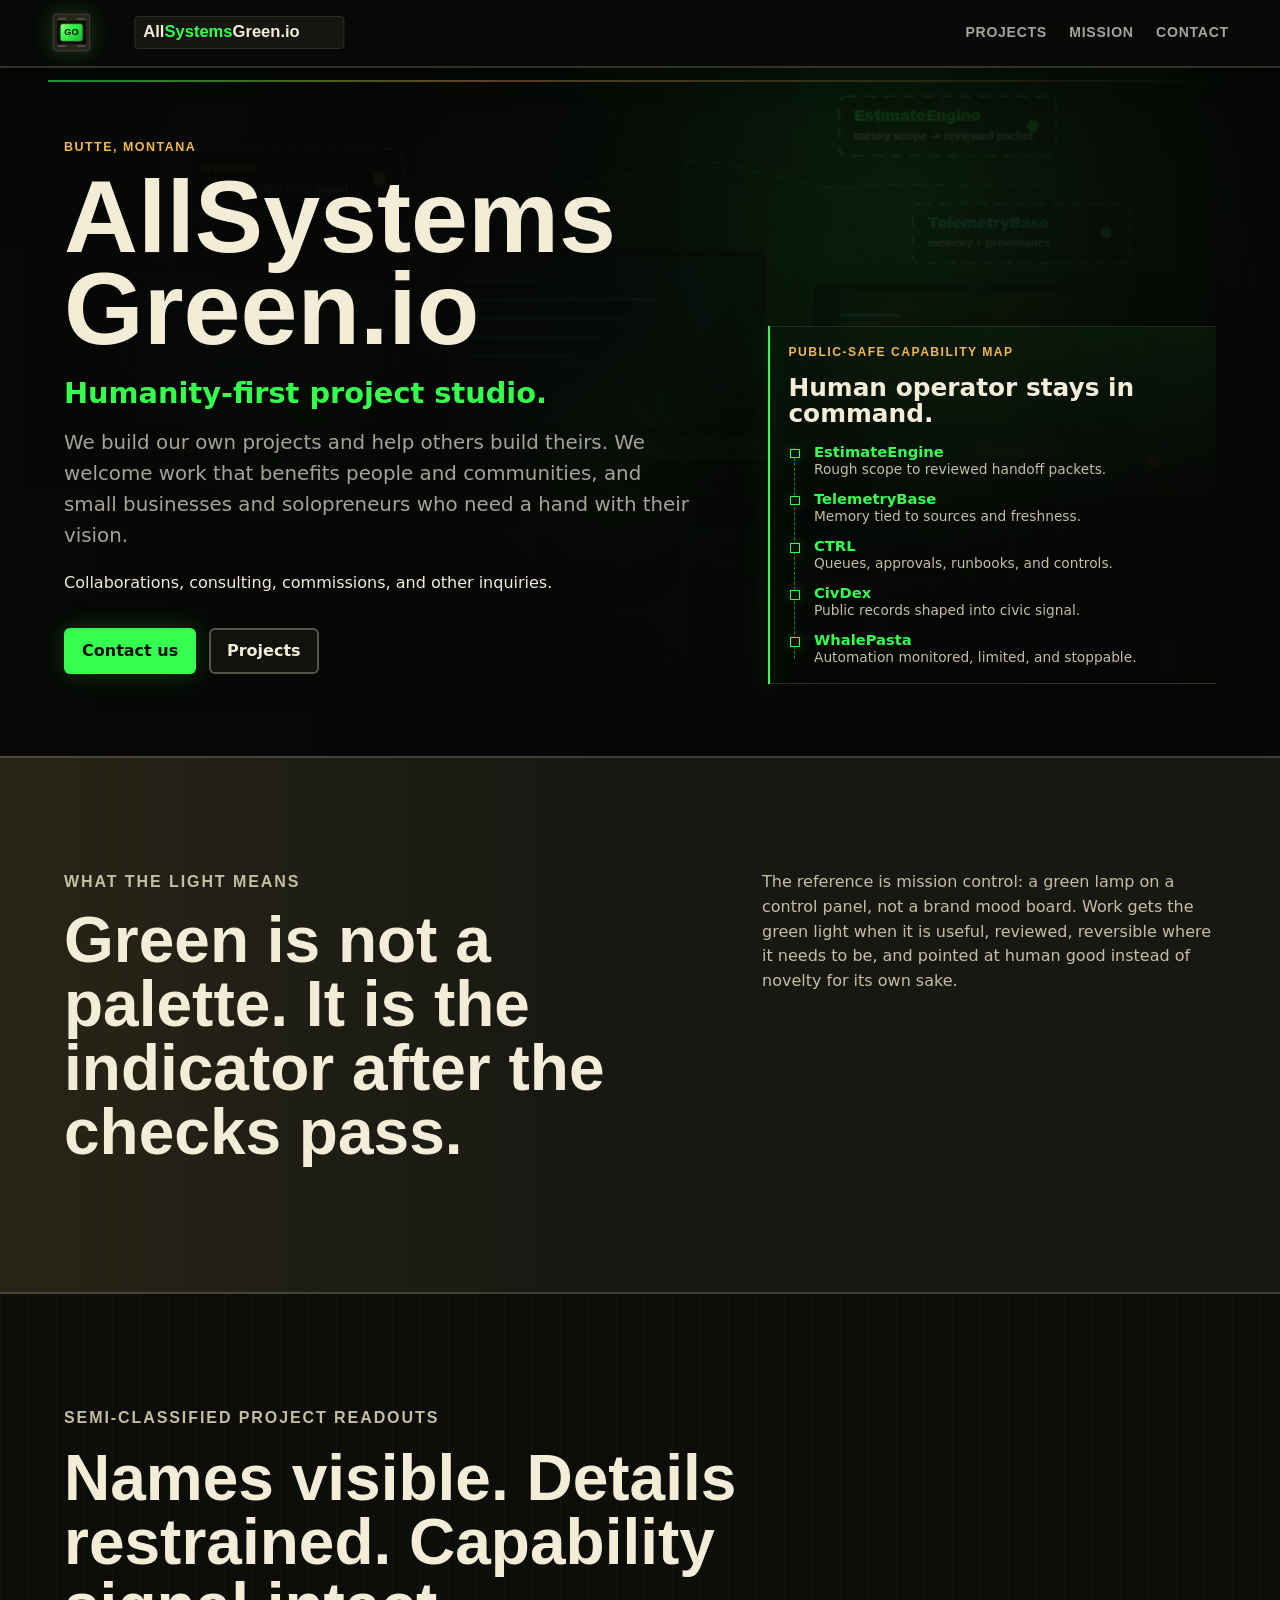
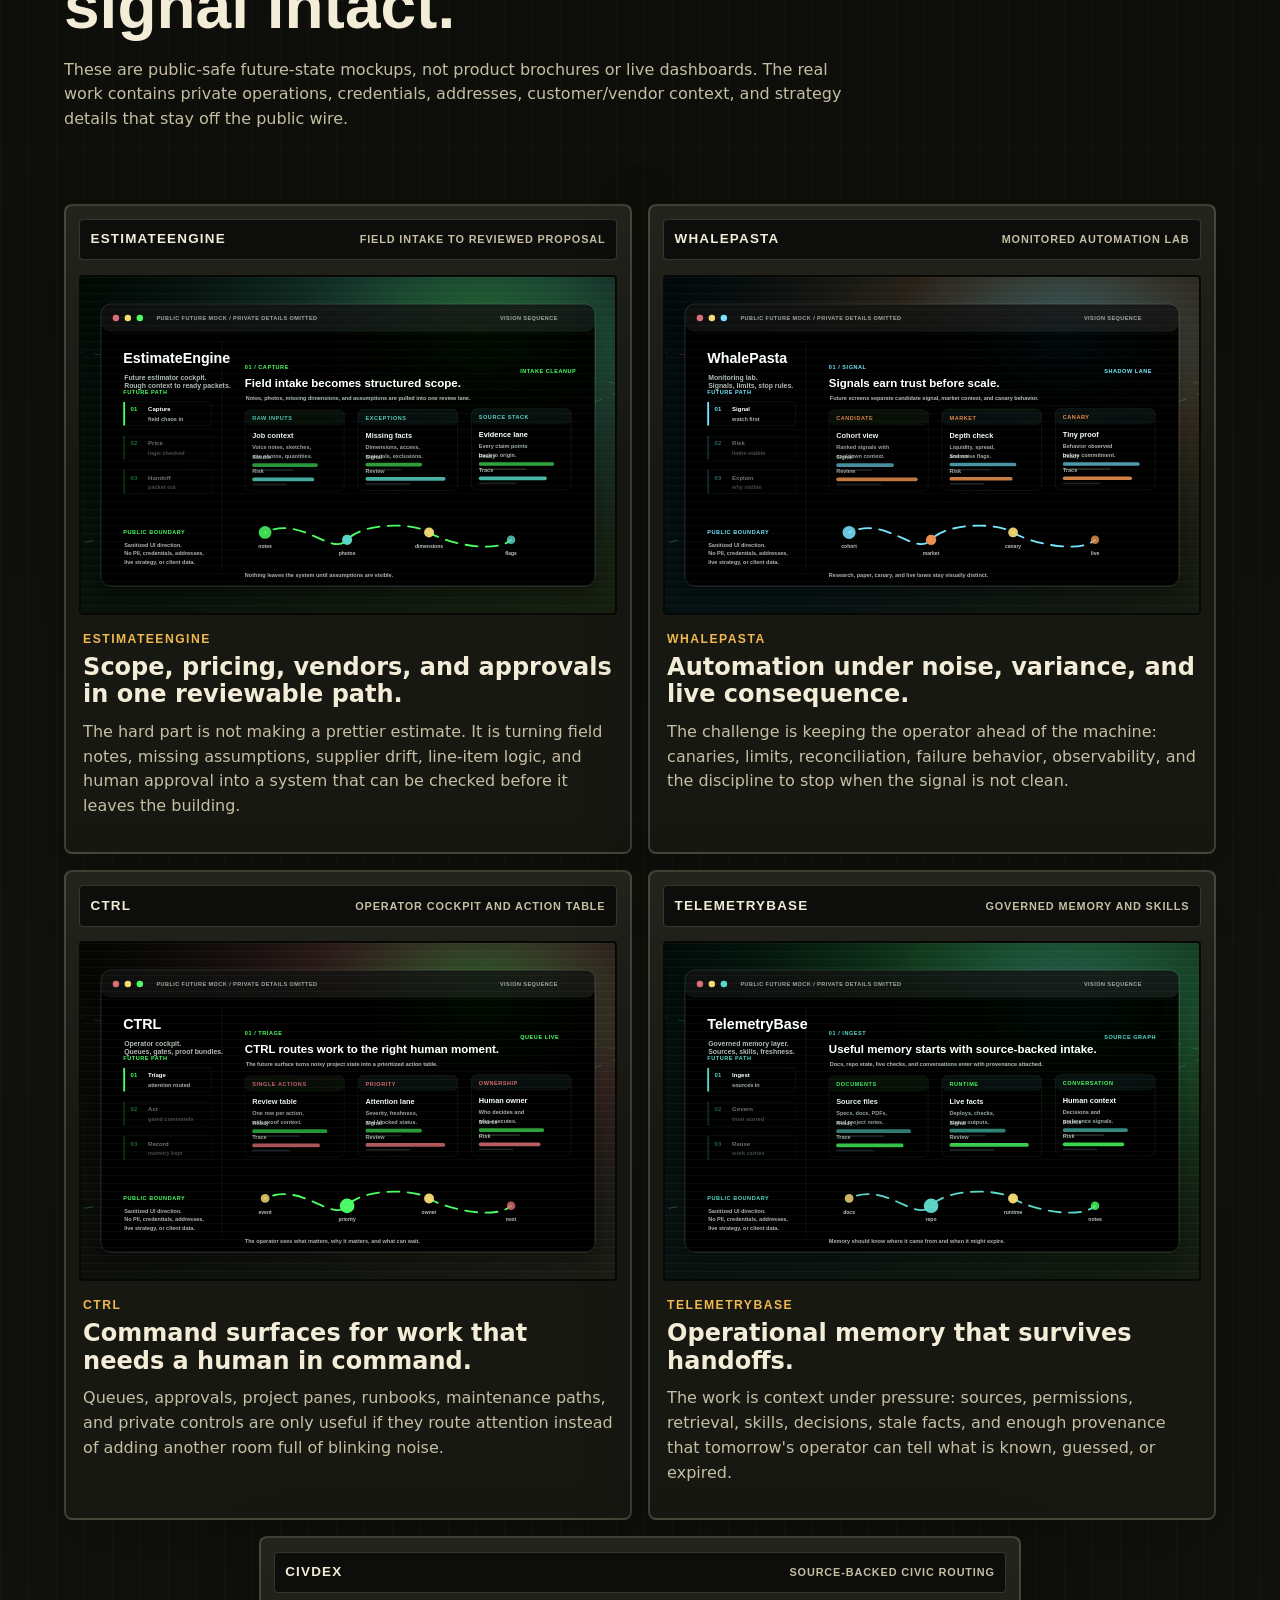
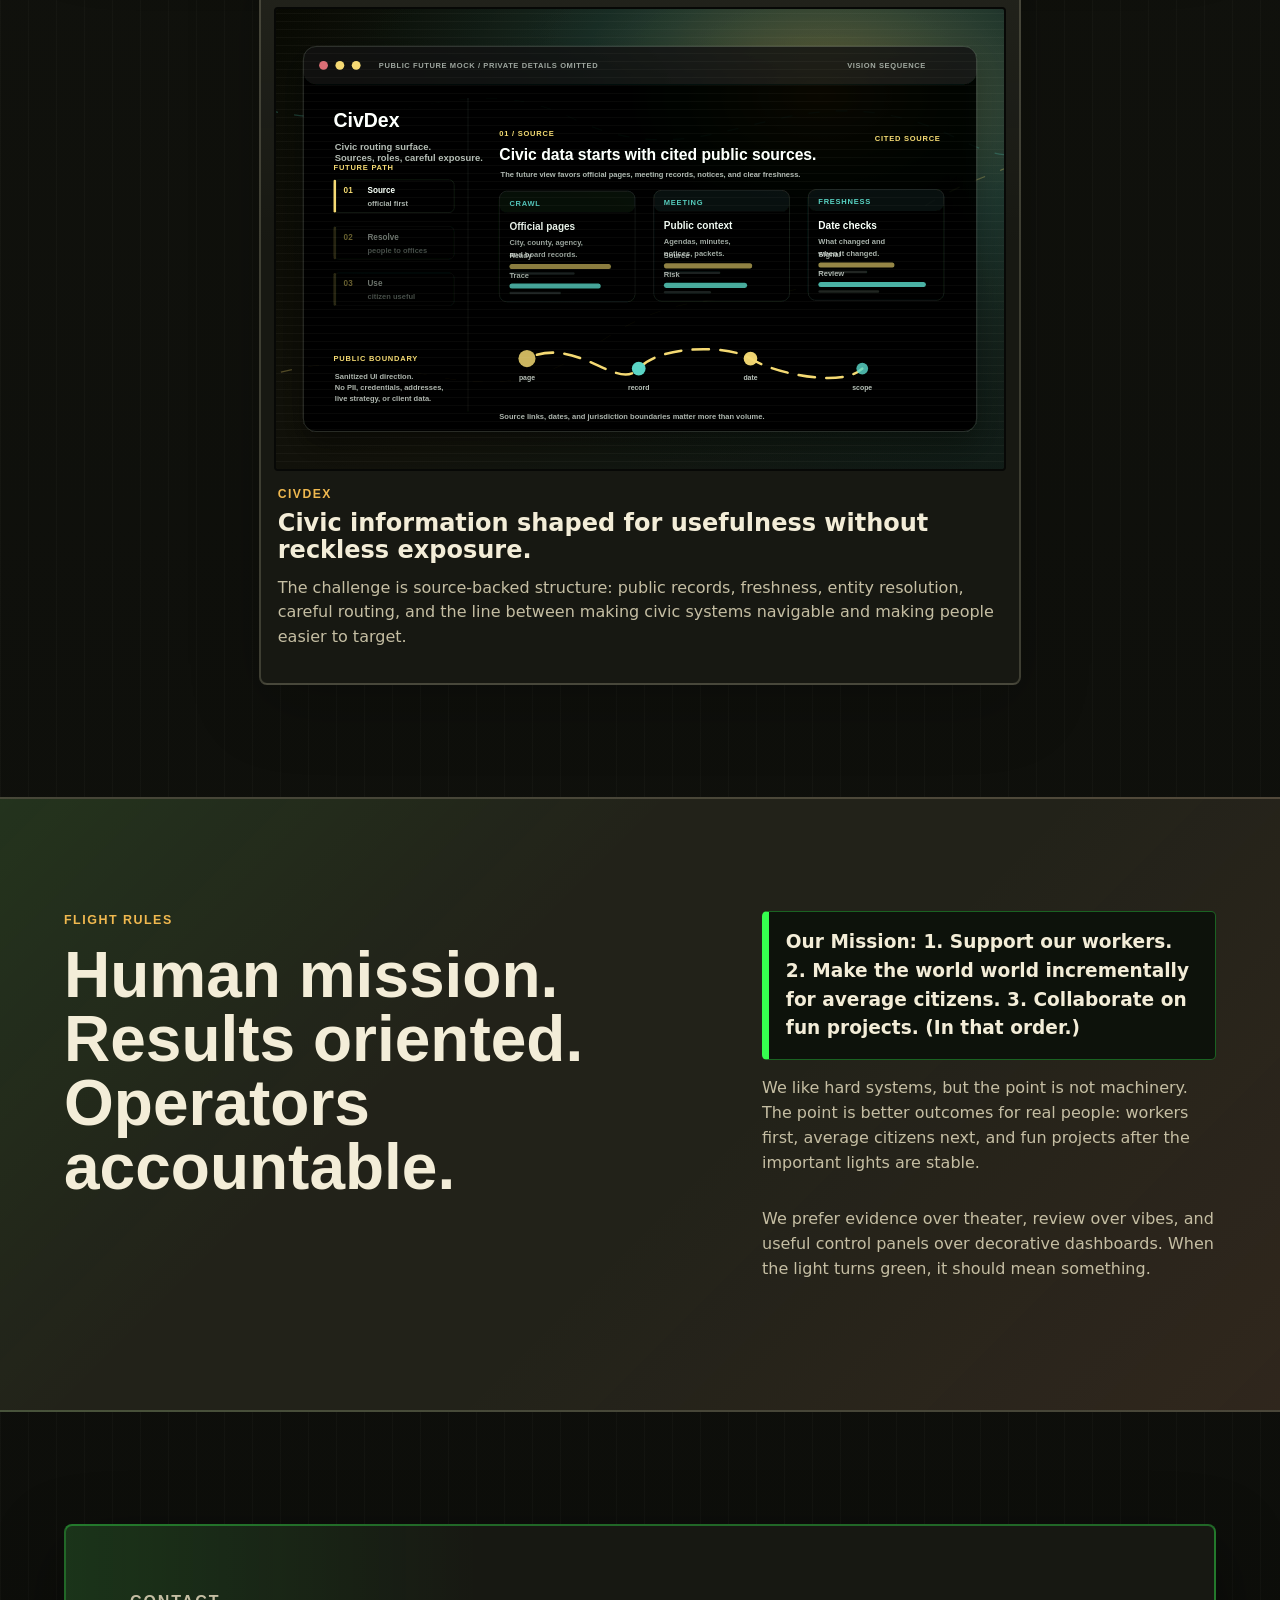
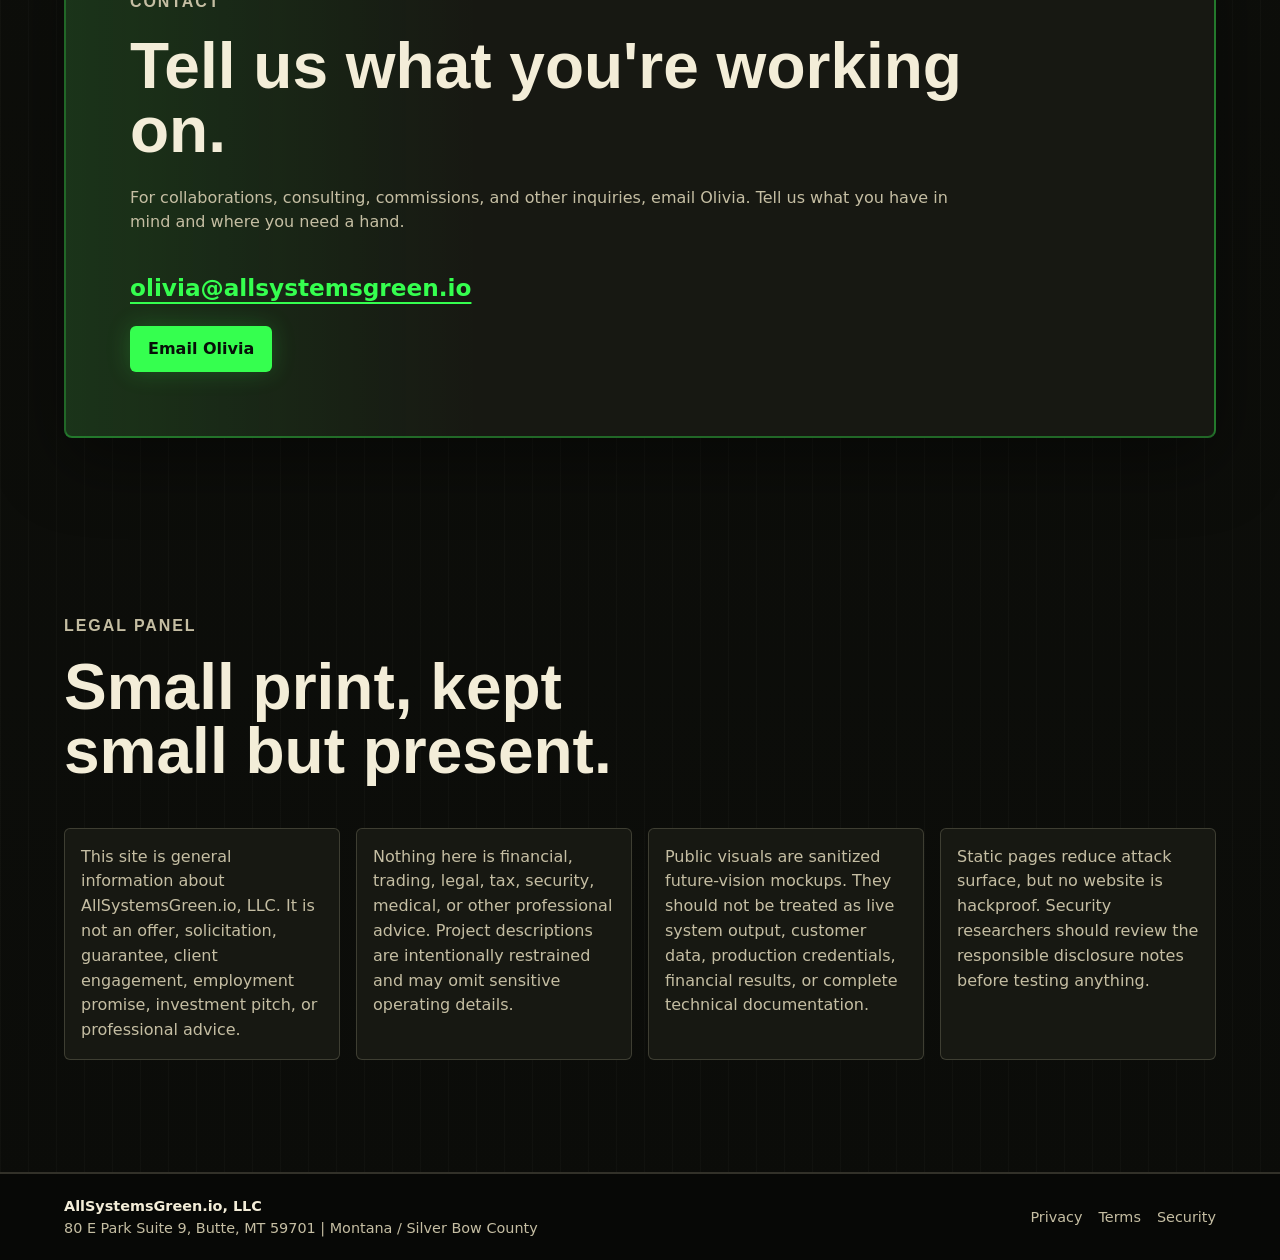
<file: index.html>
<!doctype html>
<html lang="en">
  <head>
    <meta charset="utf-8">
    <meta name="viewport" content="width=device-width, initial-scale=1">
    <meta
      http-equiv="Content-Security-Policy"
      content="default-src 'self'; script-src 'none'; style-src 'self'; img-src 'self' data:; media-src 'self'; font-src 'self'; connect-src 'none'; object-src 'none'; base-uri 'self'; form-action 'none'; frame-ancestors 'none'; upgrade-insecure-requests"
    >
    <meta name="referrer" content="no-referrer">
    <meta
      name="description"
      content="AllSystemsGreen.io, LLC is a project studio building human-mission, results-oriented systems."
    >
    <meta property="og:title" content="AllSystemsGreen.io">
    <meta
      property="og:description"
      content="A project studio for human-mission, results-oriented systems."
    >
    <meta property="og:type" content="website">
    <meta property="og:url" content="https://www.allsystemsgreen.io/">
    <meta property="og:image" content="https://www.allsystemsgreen.io/assets/screens/ctrl.svg">
    <title>AllSystemsGreen.io</title>
    <link rel="canonical" href="https://www.allsystemsgreen.io/">
    <link rel="icon" href="assets/brand/asg-mark.svg" type="image/svg+xml">
    <link rel="stylesheet" href="assets/css/styles.css?v=asg-package1-20260911">
  </head>
  <body>
    <a class="skip-link" href="#main">Skip to content</a>

    <header class="site-header" aria-label="Site header">
      <a class="brand" href="/" aria-label="AllSystemsGreen.io home">
        <img class="brand-mark" src="assets/brand/asg-mark.svg" alt="" aria-hidden="true">
        <img class="brand-logo" src="assets/brand/asg-wordmark.svg" alt="AllSystemsGreen.io">
        <span class="brand-name">AllSystemsGreen.io</span>
      </a>
      <nav class="site-nav" aria-label="Main navigation">
        <a href="#portfolio">Projects</a>
        <a href="#flight-rules">Mission</a>
        <a href="#contact">Contact</a>
      </nav>
    </header>

    <main id="main">
      <section class="hero" aria-labelledby="hero-title">
        <div class="hero-background" aria-hidden="true">
          <video
            class="hero-video"
            autoplay
            muted
            loop
            playsinline
            preload="auto"
            poster="assets/video/asg-hero-poster.jpg"
          >
            <source src="assets/video/asg-hero-loop.webm" type="video/webm">
          </video>
        </div>

        <div class="hero-copy">
          <p class="eyebrow">Butte, Montana</p>
          <h1 id="hero-title">AllSystems<wbr>Green.io</h1>
          <p class="hero-lede">Humanity-first project studio.</p>
          <p class="hero-sublede">
            We build our own projects and help others build theirs. We welcome work that benefits
            people and communities, and small businesses and solopreneurs who need a hand with
            their vision.
          </p>
          <p class="hero-inquiries">Collaborations, consulting, commissions, and other inquiries.</p>
          <div class="hero-actions" aria-label="Primary actions">
            <a class="button button-primary" href="#contact">Contact us</a>
            <a class="button button-secondary" href="#portfolio">Projects</a>
          </div>
        </div>

        <aside class="hero-systems" aria-label="Project capability map">
          <p class="hud-label">Public-safe capability map</p>
          <p class="hud-core">Human operator stays in command.</p>
          <ul class="hud-list">
            <li>
              <strong>EstimateEngine</strong>
              <span>Rough scope to reviewed handoff packets.</span>
            </li>
            <li>
              <strong>TelemetryBase</strong>
              <span>Memory tied to sources and freshness.</span>
            </li>
            <li>
              <strong>CTRL</strong>
              <span>Queues, approvals, runbooks, and controls.</span>
            </li>
            <li>
              <strong>CivDex</strong>
              <span>Public records shaped into civic signal.</span>
            </li>
            <li>
              <strong>WhalePasta</strong>
              <span>Automation monitored, limited, and stoppable.</span>
            </li>
          </ul>
        </aside>
      </section>

      <section class="section intro-band" aria-labelledby="operating-title">
        <div class="section-inner split">
          <div>
            <p class="eyebrow">What the light means</p>
            <h2 id="operating-title">Green is not a palette. It is the indicator after the checks pass.</h2>
          </div>
          <p>
            The reference is mission control: a green lamp on a control panel, not a brand mood board.
            Work gets the green light when it is useful, reviewed, reversible where it needs to be,
            and pointed at human good instead of novelty for its own sake.
          </p>
        </div>
      </section>

      <section id="portfolio" class="section portfolio" aria-labelledby="portfolio-title">
        <div class="section-inner">
          <div class="section-heading">
            <p class="eyebrow">Semi-classified project readouts</p>
            <h2 id="portfolio-title">Names visible. Details restrained. Capability signal intact.</h2>
            <p>
              These are public-safe future-state mockups, not product brochures or live dashboards.
              The real work contains private operations, credentials, addresses, customer/vendor
              context, and strategy details that stay off the public wire.
            </p>
          </div>

          <div class="project-grid has-mobile-captions">
            <article class="project-card">
              <div class="panel-label"><span>EstimateEngine</span><b>field intake to reviewed proposal</b></div>
              <div class="screen-frame">
                <img src="assets/screens/estimateengine.svg" alt="Future-vision animated public-safe EstimateEngine mockup">
              </div>
              <p class="project-mobile-caption">
                <strong>Concept illustration</strong>
                A proposed workflow connecting field notes, pricing, and review before an estimate
                is handed off.
              </p>
              <div class="project-copy">
                <p class="project-kicker">EstimateEngine</p>
                <h3>Scope, pricing, vendors, and approvals in one reviewable path.</h3>
                <p>
                  The hard part is not making a prettier estimate. It is turning field notes, missing
                  assumptions, supplier drift, line-item logic, and human approval into a system that
                  can be checked before it leaves the building.
                </p>
              </div>
            </article>

            <article class="project-card">
              <div class="panel-label"><span>WhalePasta</span><b>monitored automation lab</b></div>
              <div class="screen-frame">
                <img src="assets/screens/whalepasta.svg" alt="Future-vision animated public-safe WhalePasta mockup">
              </div>
              <p class="project-mobile-caption">
                <strong>Concept illustration</strong>
                A proposed view for reviewing automated decisions, setting limits, and deciding
                when to stop.
              </p>
              <div class="project-copy">
                <p class="project-kicker">WhalePasta</p>
                <h3>Automation under noise, variance, and live consequence.</h3>
                <p>
                  The challenge is keeping the operator ahead of the machine: canaries, limits,
                  reconciliation, failure behavior, observability, and the discipline to stop when
                  the signal is not clean.
                </p>
              </div>
            </article>

            <article class="project-card">
              <div class="panel-label"><span>CTRL</span><b>operator cockpit and action table</b></div>
              <div class="screen-frame">
                <img src="assets/screens/ctrl.svg" alt="Future-vision animated public-safe CTRL mockup">
              </div>
              <p class="project-mobile-caption">
                <strong>Concept illustration</strong>
                A proposed workspace for reviewing pending work and choosing the next action.
              </p>
              <div class="project-copy">
                <p class="project-kicker">CTRL</p>
                <h3>Command surfaces for work that needs a human in command.</h3>
                <p>
                  Queues, approvals, project panes, runbooks, maintenance paths, and private controls
                  are only useful if they route attention instead of adding another room full of
                  blinking noise.
                </p>
              </div>
            </article>

            <article class="project-card">
              <div class="panel-label"><span>TelemetryBase</span><b>governed memory and skills</b></div>
              <div class="screen-frame">
                <img src="assets/screens/telemetrybase.svg" alt="Future-vision animated public-safe TelemetryBase mockup">
              </div>
              <p class="project-mobile-caption">
                <strong>Concept illustration</strong>
                A proposed way to keep information connected to its sources and available for
                the next person.
              </p>
              <div class="project-copy">
                <p class="project-kicker">TelemetryBase</p>
                <h3>Operational memory that survives handoffs.</h3>
                <p>
                  The work is context under pressure: sources, permissions, retrieval, skills,
                  decisions, stale facts, and enough provenance that tomorrow's operator can tell
                  what is known, guessed, or expired.
                </p>
              </div>
            </article>

            <article class="project-card">
              <div class="panel-label"><span>CivDex</span><b>source-backed civic routing</b></div>
              <div class="screen-frame">
                <img src="assets/screens/civdex.svg" alt="Future-vision animated public-safe CivDex mockup">
              </div>
              <p class="project-mobile-caption">
                <strong>Concept illustration</strong>
                A proposed way to organize public records so people can find relevant civic
                information.
              </p>
              <div class="project-copy">
                <p class="project-kicker">CivDex</p>
                <h3>Civic information shaped for usefulness without reckless exposure.</h3>
                <p>
                  The challenge is source-backed structure: public records, freshness, entity
                  resolution, careful routing, and the line between making civic systems navigable
                  and making people easier to target.
                </p>
              </div>
            </article>
          </div>
        </div>
      </section>

      <section id="flight-rules" class="section flight-rules" aria-labelledby="flight-rules-title">
        <div class="section-inner stance-grid">
          <div>
            <p class="eyebrow">Flight rules</p>
            <h2 id="flight-rules-title">Human mission. Results oriented. Operators accountable.</h2>
          </div>
          <div class="stance-list">
            <blockquote class="mission">
              Our Mission: 1. Support our workers. 2. Make the world world incrementally for average citizens. 3. Collaborate on fun projects. (In that order.)
            </blockquote>
            <p>
              We like hard systems, but the point is not machinery. The point is better outcomes for
              real people: workers first, average citizens next, and fun projects after the important
              lights are stable.
            </p>
            <p>
              We prefer evidence over theater, review over vibes, and useful control panels over
              decorative dashboards. When the light turns green, it should mean something.
            </p>
          </div>
        </div>
      </section>

      <section id="contact" class="section contact" aria-labelledby="contact-title">
        <div class="section-inner contact-panel">
          <p class="eyebrow">Contact</p>
          <h2 id="contact-title">Tell us what you're working on.</h2>
          <p>
            For collaborations, consulting, commissions, and other inquiries, email Olivia.
            Tell us what you have in mind and where you need a hand.
          </p>
          <a class="contact-email" href="mailto:olivia@allsystemsgreen.io?subject=AllSystemsGreen.io%20inquiry">olivia@allsystemsgreen.io</a>
          <a
            class="button button-primary"
            href="mailto:olivia@allsystemsgreen.io?subject=AllSystemsGreen.io%20inquiry"
          >Email Olivia</a>
        </div>
      </section>

      <section class="section disclosures" aria-labelledby="disclosures-title">
        <div class="section-inner">
          <div class="section-heading compact">
            <p class="eyebrow">Legal panel</p>
            <h2 id="disclosures-title">Small print, kept small but present.</h2>
          </div>
          <div class="disclosure-grid">
            <p>
              This site is general information about AllSystemsGreen.io, LLC. It is not an offer,
              solicitation, guarantee, client engagement, employment promise, investment pitch, or
              professional advice.
            </p>
            <p>
              Nothing here is financial, trading, legal, tax, security, medical, or other professional
              advice. Project descriptions are intentionally restrained and may omit sensitive
              operating details.
            </p>
            <p>
              Public visuals are sanitized future-vision mockups. They should not be treated as live
              system output, customer data, production credentials, financial results, or complete
              technical documentation.
            </p>
            <p>
              Static pages reduce attack surface, but no website is hackproof. Security researchers
              should review the responsible disclosure notes before testing anything.
            </p>
          </div>
        </div>
      </section>
    </main>

    <footer class="site-footer">
      <div class="footer-inner">
        <div>
          <p class="footer-brand">AllSystemsGreen.io, LLC</p>
          <p>80 E Park Suite 9, Butte, MT 59701 | Montana / Silver Bow County</p>
        </div>
        <nav aria-label="Legal navigation">
          <a href="privacy.html">Privacy</a>
          <a href="terms.html">Terms</a>
          <a href="security.html">Security</a>
        </nav>
      </div>
    </footer>
  </body>
</html>
</file>
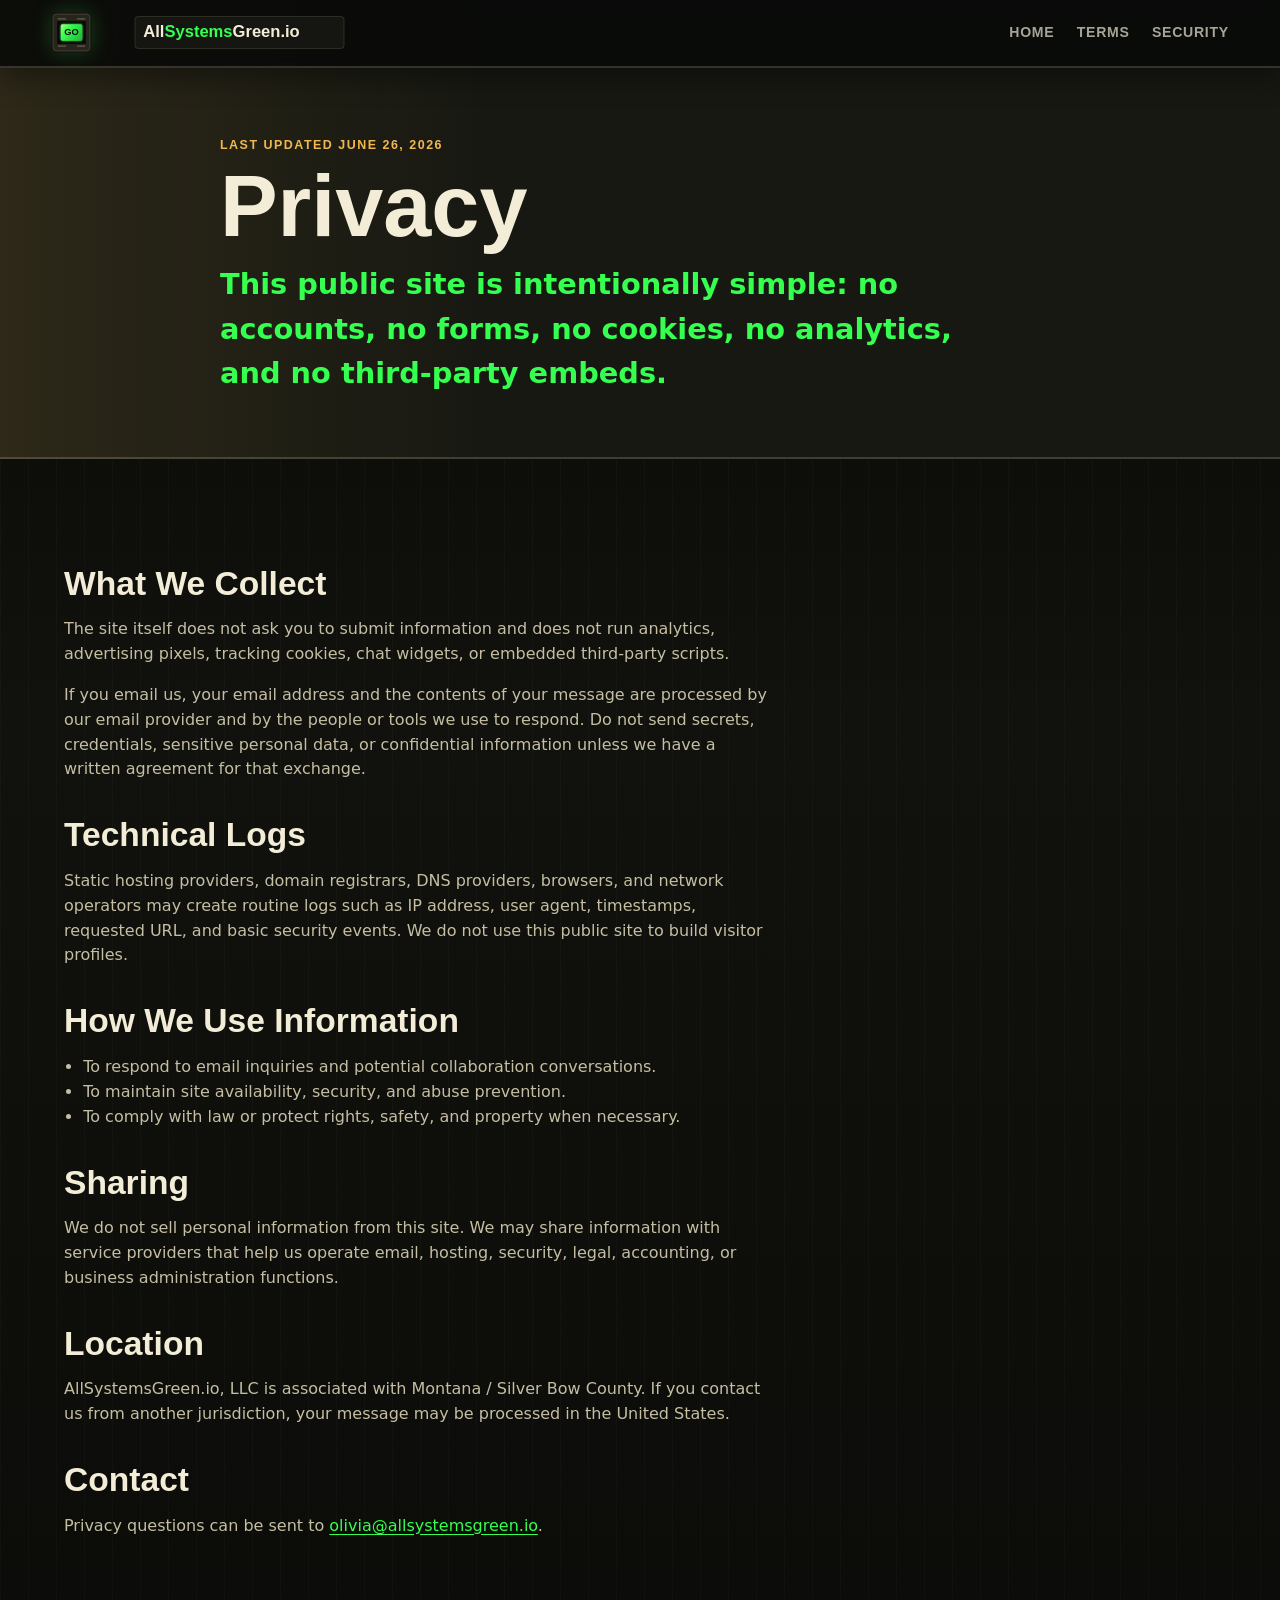
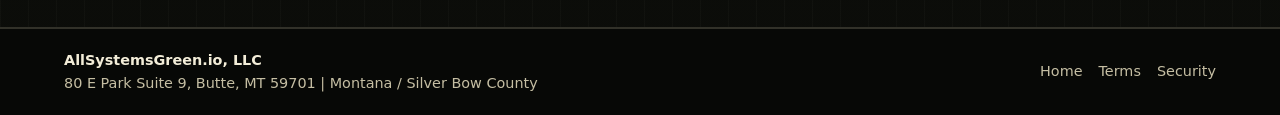
<file: privacy.html>
<!doctype html>
<html lang="en">
  <head>
    <meta charset="utf-8">
    <meta name="viewport" content="width=device-width, initial-scale=1">
    <meta
      http-equiv="Content-Security-Policy"
      content="default-src 'self'; script-src 'none'; style-src 'self'; img-src 'self' data:; font-src 'self'; connect-src 'none'; object-src 'none'; base-uri 'self'; form-action 'none'; frame-ancestors 'none'; upgrade-insecure-requests"
    >
    <meta name="referrer" content="no-referrer">
    <meta name="description" content="Privacy policy for AllSystemsGreen.io, LLC.">
    <title>Privacy | AllSystemsGreen.io</title>
    <link rel="canonical" href="https://www.allsystemsgreen.io/privacy.html">
    <link rel="icon" href="assets/brand/asg-mark.svg" type="image/svg+xml">
    <link rel="stylesheet" href="assets/css/styles.css">
  </head>
  <body>
    <a class="skip-link" href="#main">Skip to content</a>
    <header class="site-header" aria-label="Site header">
      <a class="brand" href="/" aria-label="AllSystemsGreen.io home">
        <img class="brand-mark" src="assets/brand/asg-mark.svg" alt="" aria-hidden="true">
        <img class="brand-logo" src="assets/brand/asg-wordmark.svg" alt="AllSystemsGreen.io">
        <span class="brand-name">AllSystemsGreen.io</span>
      </a>
      <nav class="site-nav" aria-label="Main navigation">
        <a href="/">Home</a>
        <a href="terms.html">Terms</a>
        <a href="security.html">Security</a>
      </nav>
    </header>

    <main id="main">
      <section class="legal-hero">
        <div class="section-inner">
          <p class="eyebrow">Last updated June 26, 2026</p>
          <h1>Privacy</h1>
          <p class="hero-lede">This public site is intentionally simple: no accounts, no forms, no cookies, no analytics, and no third-party embeds.</p>
        </div>
      </section>

      <article class="legal-content">
        <h2>What We Collect</h2>
        <p>
          The site itself does not ask you to submit information and does not run analytics, advertising
          pixels, tracking cookies, chat widgets, or embedded third-party scripts.
        </p>
        <p>
          If you email us, your email address and the contents of your message are processed by our
          email provider and by the people or tools we use to respond. Do not send secrets, credentials,
          sensitive personal data, or confidential information unless we have a written agreement for
          that exchange.
        </p>

        <h2>Technical Logs</h2>
        <p>
          Static hosting providers, domain registrars, DNS providers, browsers, and network operators
          may create routine logs such as IP address, user agent, timestamps, requested URL, and basic
          security events. We do not use this public site to build visitor profiles.
        </p>

        <h2>How We Use Information</h2>
        <ul>
          <li>To respond to email inquiries and potential collaboration conversations.</li>
          <li>To maintain site availability, security, and abuse prevention.</li>
          <li>To comply with law or protect rights, safety, and property when necessary.</li>
        </ul>

        <h2>Sharing</h2>
        <p>
          We do not sell personal information from this site. We may share information with service
          providers that help us operate email, hosting, security, legal, accounting, or business
          administration functions.
        </p>

        <h2>Location</h2>
        <p>
          AllSystemsGreen.io, LLC is associated with Montana / Silver Bow County. If you contact us
          from another jurisdiction, your message may be processed in the United States.
        </p>

        <h2>Contact</h2>
        <p>
          Privacy questions can be sent to
          <a href="mailto:olivia@allsystemsgreen.io?subject=Privacy%20question">olivia@allsystemsgreen.io</a>.
        </p>
      </article>
    </main>

    <footer class="site-footer">
      <div class="footer-inner">
        <div>
          <p class="footer-brand">AllSystemsGreen.io, LLC</p>
          <p>80 E Park Suite 9, Butte, MT 59701 | Montana / Silver Bow County</p>
        </div>
        <nav aria-label="Legal navigation">
          <a href="/">Home</a>
          <a href="terms.html">Terms</a>
          <a href="security.html">Security</a>
        </nav>
      </div>
    </footer>
  </body>
</html>
</file>
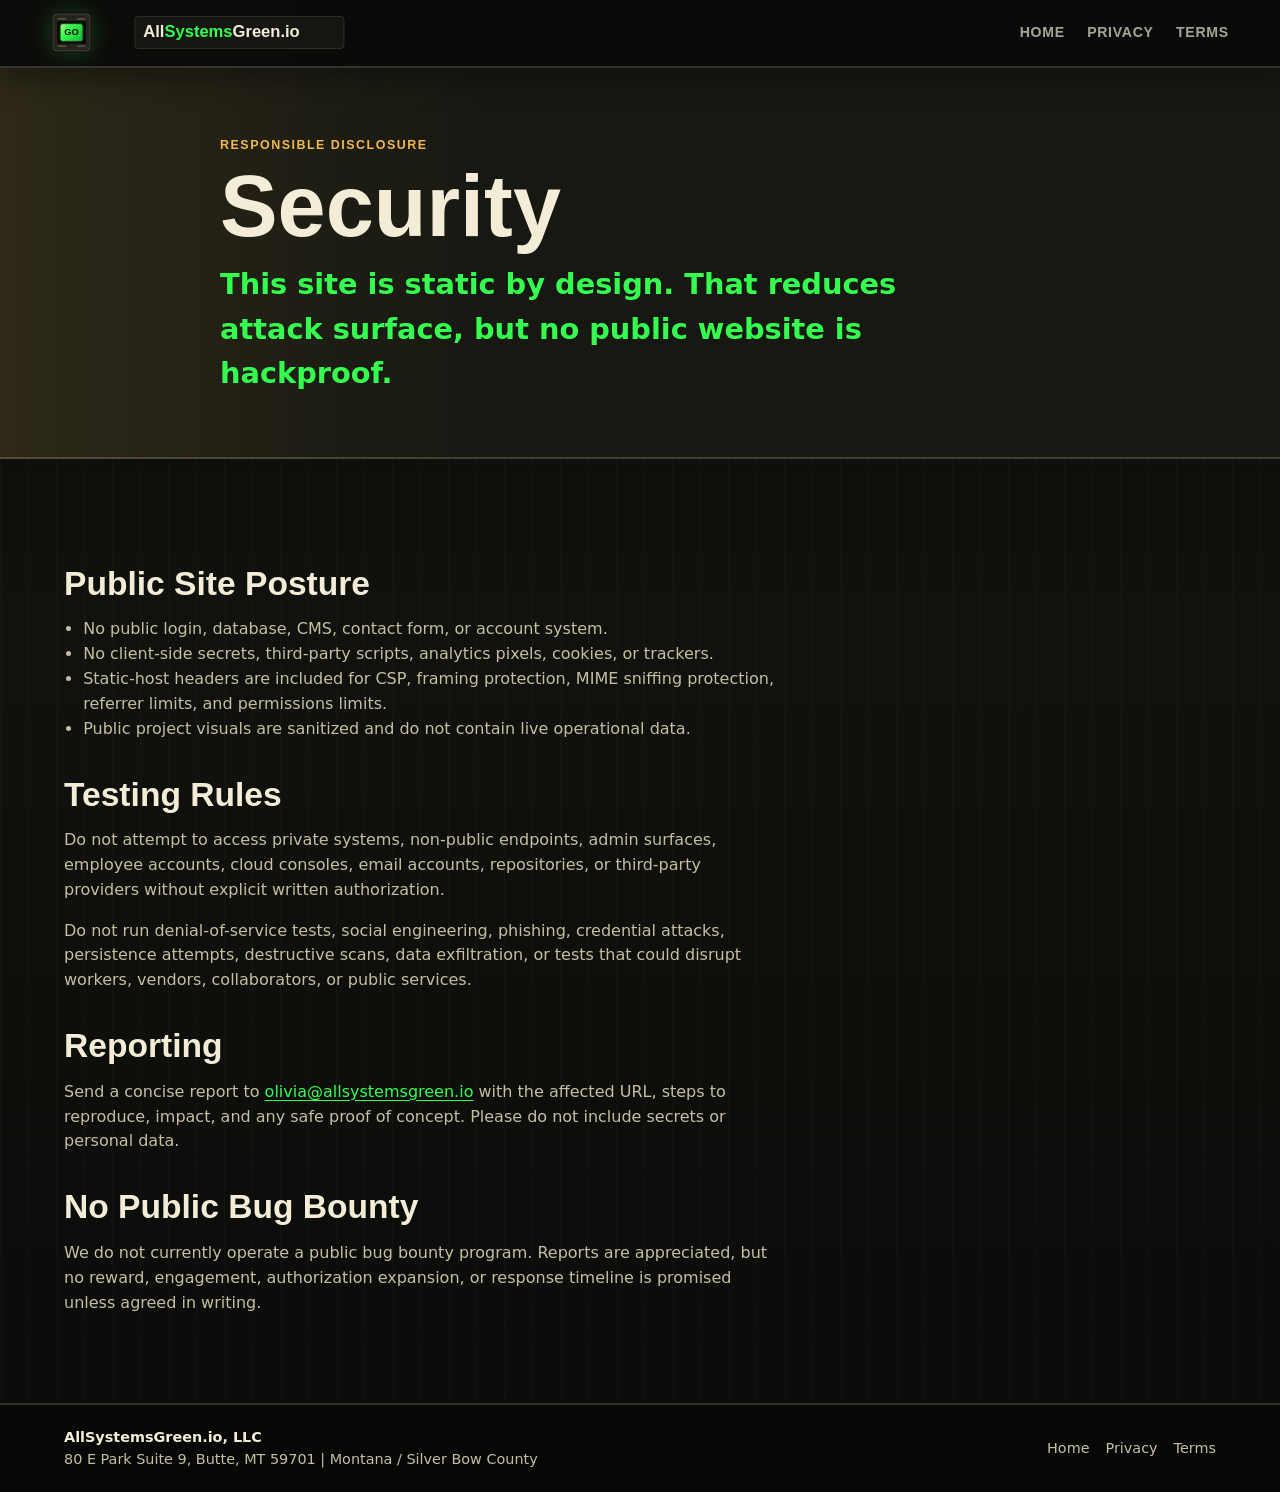
<file: security.html>
<!doctype html>
<html lang="en">
  <head>
    <meta charset="utf-8">
    <meta name="viewport" content="width=device-width, initial-scale=1">
    <meta
      http-equiv="Content-Security-Policy"
      content="default-src 'self'; script-src 'none'; style-src 'self'; img-src 'self' data:; font-src 'self'; connect-src 'none'; object-src 'none'; base-uri 'self'; form-action 'none'; frame-ancestors 'none'; upgrade-insecure-requests"
    >
    <meta name="referrer" content="no-referrer">
    <meta name="description" content="Security posture and responsible disclosure for AllSystemsGreen.io, LLC.">
    <title>Security | AllSystemsGreen.io</title>
    <link rel="canonical" href="https://www.allsystemsgreen.io/security.html">
    <link rel="icon" href="assets/brand/asg-mark.svg" type="image/svg+xml">
    <link rel="stylesheet" href="assets/css/styles.css">
  </head>
  <body>
    <a class="skip-link" href="#main">Skip to content</a>
    <header class="site-header" aria-label="Site header">
      <a class="brand" href="/" aria-label="AllSystemsGreen.io home">
        <img class="brand-mark" src="assets/brand/asg-mark.svg" alt="" aria-hidden="true">
        <img class="brand-logo" src="assets/brand/asg-wordmark.svg" alt="AllSystemsGreen.io">
        <span class="brand-name">AllSystemsGreen.io</span>
      </a>
      <nav class="site-nav" aria-label="Main navigation">
        <a href="/">Home</a>
        <a href="privacy.html">Privacy</a>
        <a href="terms.html">Terms</a>
      </nav>
    </header>

    <main id="main">
      <section class="legal-hero">
        <div class="section-inner">
          <p class="eyebrow">Responsible disclosure</p>
          <h1>Security</h1>
          <p class="hero-lede">This site is static by design. That reduces attack surface, but no public website is hackproof.</p>
        </div>
      </section>

      <article class="legal-content">
        <h2>Public Site Posture</h2>
        <ul>
          <li>No public login, database, CMS, contact form, or account system.</li>
          <li>No client-side secrets, third-party scripts, analytics pixels, cookies, or trackers.</li>
          <li>Static-host headers are included for CSP, framing protection, MIME sniffing protection, referrer limits, and permissions limits.</li>
          <li>Public project visuals are sanitized and do not contain live operational data.</li>
        </ul>

        <h2>Testing Rules</h2>
        <p>
          Do not attempt to access private systems, non-public endpoints, admin surfaces, employee
          accounts, cloud consoles, email accounts, repositories, or third-party providers without
          explicit written authorization.
        </p>
        <p>
          Do not run denial-of-service tests, social engineering, phishing, credential attacks,
          persistence attempts, destructive scans, data exfiltration, or tests that could disrupt
          workers, vendors, collaborators, or public services.
        </p>

        <h2>Reporting</h2>
        <p>
          Send a concise report to
          <a href="mailto:olivia@allsystemsgreen.io?subject=Security%20report%20for%20AllSystemsGreen.io">olivia@allsystemsgreen.io</a>
          with the affected URL, steps to reproduce, impact, and any safe proof of concept. Please do
          not include secrets or personal data.
        </p>

        <h2>No Public Bug Bounty</h2>
        <p>
          We do not currently operate a public bug bounty program. Reports are appreciated, but no
          reward, engagement, authorization expansion, or response timeline is promised unless agreed
          in writing.
        </p>
      </article>
    </main>

    <footer class="site-footer">
      <div class="footer-inner">
        <div>
          <p class="footer-brand">AllSystemsGreen.io, LLC</p>
          <p>80 E Park Suite 9, Butte, MT 59701 | Montana / Silver Bow County</p>
        </div>
        <nav aria-label="Legal navigation">
          <a href="/">Home</a>
          <a href="privacy.html">Privacy</a>
          <a href="terms.html">Terms</a>
        </nav>
      </div>
    </footer>
  </body>
</html>
</file>
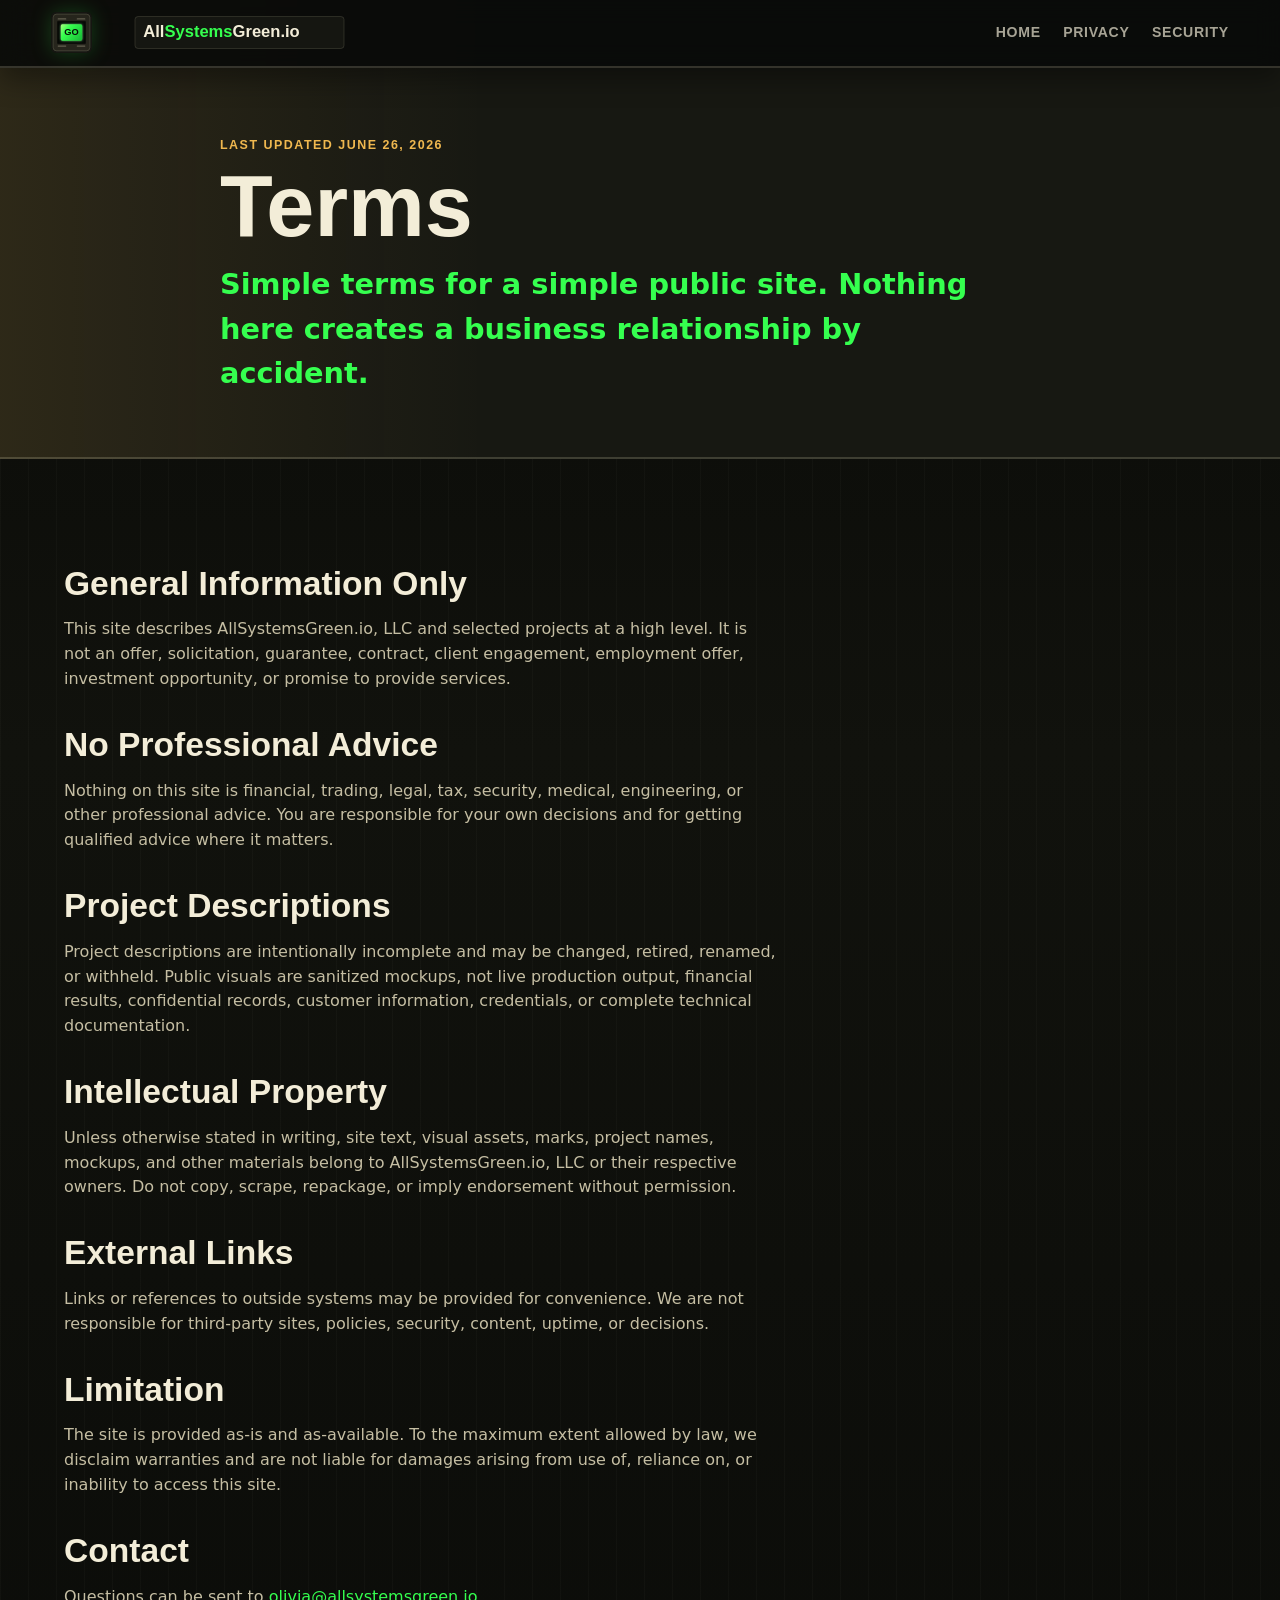
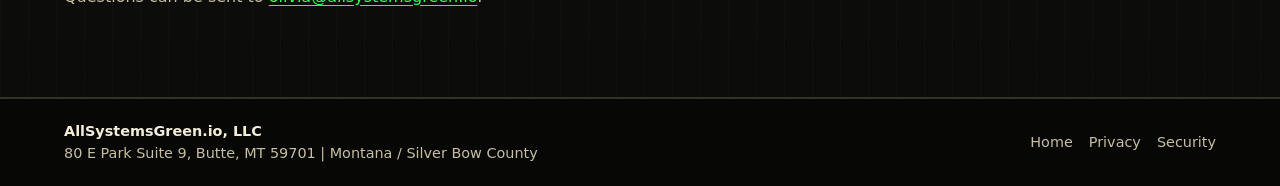
<file: terms.html>
<!doctype html>
<html lang="en">
  <head>
    <meta charset="utf-8">
    <meta name="viewport" content="width=device-width, initial-scale=1">
    <meta
      http-equiv="Content-Security-Policy"
      content="default-src 'self'; script-src 'none'; style-src 'self'; img-src 'self' data:; font-src 'self'; connect-src 'none'; object-src 'none'; base-uri 'self'; form-action 'none'; frame-ancestors 'none'; upgrade-insecure-requests"
    >
    <meta name="referrer" content="no-referrer">
    <meta name="description" content="Terms and disclosures for AllSystemsGreen.io, LLC.">
    <title>Terms | AllSystemsGreen.io</title>
    <link rel="canonical" href="https://www.allsystemsgreen.io/terms.html">
    <link rel="icon" href="assets/brand/asg-mark.svg" type="image/svg+xml">
    <link rel="stylesheet" href="assets/css/styles.css">
  </head>
  <body>
    <a class="skip-link" href="#main">Skip to content</a>
    <header class="site-header" aria-label="Site header">
      <a class="brand" href="/" aria-label="AllSystemsGreen.io home">
        <img class="brand-mark" src="assets/brand/asg-mark.svg" alt="" aria-hidden="true">
        <img class="brand-logo" src="assets/brand/asg-wordmark.svg" alt="AllSystemsGreen.io">
        <span class="brand-name">AllSystemsGreen.io</span>
      </a>
      <nav class="site-nav" aria-label="Main navigation">
        <a href="/">Home</a>
        <a href="privacy.html">Privacy</a>
        <a href="security.html">Security</a>
      </nav>
    </header>

    <main id="main">
      <section class="legal-hero">
        <div class="section-inner">
          <p class="eyebrow">Last updated June 26, 2026</p>
          <h1>Terms</h1>
          <p class="hero-lede">Simple terms for a simple public site. Nothing here creates a business relationship by accident.</p>
        </div>
      </section>

      <article class="legal-content">
        <h2>General Information Only</h2>
        <p>
          This site describes AllSystemsGreen.io, LLC and selected projects at a high level. It is not
          an offer, solicitation, guarantee, contract, client engagement, employment offer, investment
          opportunity, or promise to provide services.
        </p>

        <h2>No Professional Advice</h2>
        <p>
          Nothing on this site is financial, trading, legal, tax, security, medical, engineering, or
          other professional advice. You are responsible for your own decisions and for getting qualified
          advice where it matters.
        </p>

        <h2>Project Descriptions</h2>
        <p>
          Project descriptions are intentionally incomplete and may be changed, retired, renamed, or
          withheld. Public visuals are sanitized mockups, not live production output, financial results,
          confidential records, customer information, credentials, or complete technical documentation.
        </p>

        <h2>Intellectual Property</h2>
        <p>
          Unless otherwise stated in writing, site text, visual assets, marks, project names, mockups,
          and other materials belong to AllSystemsGreen.io, LLC or their respective owners. Do not copy,
          scrape, repackage, or imply endorsement without permission.
        </p>

        <h2>External Links</h2>
        <p>
          Links or references to outside systems may be provided for convenience. We are not responsible
          for third-party sites, policies, security, content, uptime, or decisions.
        </p>

        <h2>Limitation</h2>
        <p>
          The site is provided as-is and as-available. To the maximum extent allowed by law, we disclaim
          warranties and are not liable for damages arising from use of, reliance on, or inability to
          access this site.
        </p>

        <h2>Contact</h2>
        <p>
          Questions can be sent to
          <a href="mailto:olivia@allsystemsgreen.io?subject=AllSystemsGreen.io%20terms">olivia@allsystemsgreen.io</a>.
        </p>
      </article>
    </main>

    <footer class="site-footer">
      <div class="footer-inner">
        <div>
          <p class="footer-brand">AllSystemsGreen.io, LLC</p>
          <p>80 E Park Suite 9, Butte, MT 59701 | Montana / Silver Bow County</p>
        </div>
        <nav aria-label="Legal navigation">
          <a href="/">Home</a>
          <a href="privacy.html">Privacy</a>
          <a href="security.html">Security</a>
        </nav>
      </div>
    </footer>
  </body>
</html>
</file>
<file: assets/css/styles.css>
:root {
  color-scheme: dark;
  --panel-black: #090a08;
  --panel: #171812;
  --panel-2: #222219;
  --panel-3: #2d2c22;
  --paper: #f3edd8;
  --muted: #c5bea3;
  --dim: rgba(243, 237, 216, 0.68);
  --line: rgba(221, 212, 182, 0.2);
  --line-strong: rgba(221, 212, 182, 0.34);
  --green: #35ff4f;
  --green-deep: #0f7a28;
  --amber: #f0b84f;
  --red: #d45d4c;
  --steel: #77705d;
  --shadow: 0 24px 70px rgba(0, 0, 0, 0.42);
}

* {
  box-sizing: border-box;
}

html {
  scroll-behavior: smooth;
}

body {
  margin: 0;
  background:
    linear-gradient(90deg, rgba(243, 237, 216, 0.025) 1px, transparent 1px),
    linear-gradient(180deg, #070806 0%, #11120d 42%, #0b0c09 100%);
  background-size: 28px 28px, auto;
  color: var(--paper);
  font-family:
    Inter, ui-sans-serif, system-ui, -apple-system, BlinkMacSystemFont, "Segoe UI",
    sans-serif;
  line-height: 1.55;
  letter-spacing: 0;
}

img {
  display: block;
  max-width: 100%;
}

video {
  display: block;
  max-width: 100%;
}

a {
  color: inherit;
}

.skip-link {
  position: absolute;
  left: 1rem;
  top: -5rem;
  z-index: 20;
  padding: 0.65rem 0.85rem;
  background: var(--green);
  color: #071008;
  font-weight: 850;
  text-decoration: none;
}

.skip-link:focus {
  top: 1rem;
}

.site-header {
  position: fixed;
  inset: 0 0 auto 0;
  z-index: 10;
  display: flex;
  align-items: center;
  justify-content: space-between;
  gap: 1rem;
  padding: 0.78rem clamp(1rem, 4vw, 3.4rem);
  background: rgba(9, 10, 8, 0.88);
  border-bottom: 2px solid var(--line);
  box-shadow: 0 12px 26px rgba(0, 0, 0, 0.34);
  backdrop-filter: blur(12px);
}

.brand,
.site-nav,
.site-footer nav {
  display: flex;
  align-items: center;
}

.brand {
  gap: 0.72rem;
  min-width: 0;
  text-decoration: none;
}

.brand-logo {
  width: clamp(12rem, 22vw, 17rem);
  height: 2.55rem;
  object-fit: contain;
}

.brand-mark {
  display: block;
  width: 2.55rem;
  aspect-ratio: 1;
  filter: drop-shadow(0 0 10px rgba(53, 255, 79, 0.2));
}

.brand-name,
.footer-brand {
  font-weight: 850;
  letter-spacing: 0;
}

.brand-name {
  position: absolute;
  width: 1px;
  height: 1px;
  overflow: hidden;
  clip: rect(0 0 0 0);
  white-space: nowrap;
}

.site-nav {
  gap: clamp(0.75rem, 2.4vw, 1.4rem);
  color: var(--dim);
  font-family: "Arial Narrow", "Roboto Condensed", "Segoe UI", sans-serif;
  font-size: 0.88rem;
  font-weight: 700;
  letter-spacing: 0.05em;
  text-transform: uppercase;
}

.site-nav a,
.site-footer a {
  text-decoration-color: transparent;
  text-underline-offset: 0.28em;
  transition: color 160ms ease, text-decoration-color 160ms ease;
}

.site-nav a:hover,
.site-footer a:hover {
  color: var(--green);
  text-decoration-color: currentColor;
}

.hero {
  position: relative;
  display: grid;
  grid-template-columns: minmax(0, 1fr) minmax(19rem, 28rem);
  gap: clamp(2rem, 6vw, 5rem);
  align-items: center;
  min-height: 84svh;
  padding: clamp(8rem, 13vh, 10rem) clamp(1rem, 5vw, 4rem) clamp(4rem, 8vh, 6rem);
  isolation: isolate;
  overflow: hidden;
}

.hero::before {
  content: "";
  position: absolute;
  inset: 0;
  z-index: 1;
  background:
    linear-gradient(
      90deg,
      rgba(7, 8, 6, 0.96) 0%,
      rgba(7, 8, 6, 0.82) 37%,
      rgba(7, 8, 6, 0.48) 65%,
      rgba(7, 8, 6, 0.72) 100%
    ),
    radial-gradient(circle at 72% 28%, rgba(53, 255, 79, 0.15), transparent 34%),
    linear-gradient(180deg, rgba(7, 8, 6, 0.3), rgba(7, 8, 6, 0.84));
  pointer-events: none;
}

.hero::after {
  content: "";
  position: absolute;
  inset: 5rem clamp(0.8rem, 4vw, 3rem) auto;
  z-index: 2;
  height: 2px;
  background: linear-gradient(
    90deg,
    rgba(53, 255, 79, 0.86),
    rgba(240, 184, 79, 0.56) 34%,
    transparent
  );
  box-shadow: 0 0 18px rgba(53, 255, 79, 0.16);
  opacity: 0.78;
  pointer-events: none;
}

.hero-background {
  position: absolute;
  inset: 0;
  z-index: 0;
  background:
    linear-gradient(135deg, rgba(53, 255, 79, 0.08), transparent 44%),
    #050704;
}

.hero-video {
  width: 100%;
  height: 100%;
  object-fit: cover;
  object-position: center;
  opacity: 0.9;
  filter: saturate(1.04) contrast(1.08);
}

.hero-copy {
  position: relative;
  z-index: 3;
  max-width: 58rem;
}

.hero-systems {
  position: relative;
  z-index: 3;
  display: grid;
  gap: 0.85rem;
  align-self: end;
  padding: 1rem 1rem 1rem 1.15rem;
  border-left: 2px solid rgba(53, 255, 79, 0.48);
  border-top: 1px solid rgba(243, 237, 216, 0.13);
  border-bottom: 1px solid rgba(243, 237, 216, 0.13);
  background:
    linear-gradient(90deg, rgba(5, 8, 5, 0.58), rgba(5, 8, 5, 0.2)),
    linear-gradient(180deg, rgba(53, 255, 79, 0.08), transparent 50%);
  backdrop-filter: blur(5px);
  box-shadow: 0 22px 70px rgba(0, 0, 0, 0.24);
}

.hero-systems::before {
  content: "";
  position: absolute;
  inset: -1px auto -1px -2px;
  width: 2px;
  background: var(--green);
  box-shadow: 0 0 22px rgba(53, 255, 79, 0.42);
  pointer-events: none;
}

.hud-label {
  margin: 0;
  color: var(--amber);
  font-family: "Arial Narrow", "Roboto Condensed", "Segoe UI", sans-serif;
  font-size: 0.76rem;
  font-weight: 900;
  letter-spacing: 0.12em;
  text-transform: uppercase;
}

.hud-core {
  margin: 0;
  color: var(--paper);
  font-size: clamp(1.18rem, 2vw, 1.55rem);
  font-weight: 850;
  line-height: 1.05;
}

.hud-list {
  position: relative;
  display: grid;
  gap: 0.7rem;
  margin: 0;
  padding: 0.1rem 0 0 1.05rem;
  list-style: none;
}

.hud-list::before {
  content: "";
  position: absolute;
  top: 0.46rem;
  bottom: 0.48rem;
  left: 0.32rem;
  border-left: 1px dashed rgba(53, 255, 79, 0.5);
}

.hud-list li {
  position: relative;
  display: grid;
  gap: 0.08rem;
  padding-left: 0.55rem;
}

.hud-list li::before {
  content: "";
  position: absolute;
  left: -0.92rem;
  top: 0.38rem;
  width: 0.48rem;
  height: 0.48rem;
  border: 1px solid var(--green);
  background: #071008;
  box-shadow: 0 0 14px rgba(53, 255, 79, 0.24);
}

.hud-list strong {
  color: var(--green);
  font-size: 0.92rem;
  line-height: 1.16;
}

.hud-list span {
  color: var(--muted);
  font-size: 0.86rem;
  line-height: 1.28;
}

.eyebrow {
  margin: 0 0 0.8rem;
  color: var(--amber);
  font-family: "Arial Narrow", "Roboto Condensed", "Segoe UI", sans-serif;
  font-size: 0.78rem;
  font-weight: 900;
  letter-spacing: 0.12em;
  text-transform: uppercase;
}

h1,
h2,
h3,
p,
blockquote {
  margin-top: 0;
}

h1 {
  max-width: 100%;
  margin-bottom: 1rem;
  overflow-wrap: normal;
  color: var(--paper);
  font-family: "Arial Black", Arial, Helvetica, sans-serif;
  font-size: clamp(3.5rem, 8vw, 7.25rem);
  line-height: 0.9;
  letter-spacing: 0;
}

h2 {
  margin-bottom: 1rem;
  color: var(--paper);
  font-family: "Arial Black", Arial, Helvetica, sans-serif;
  font-size: clamp(2rem, 5vw, 4rem);
  line-height: 1;
  letter-spacing: 0;
}

h3 {
  margin-bottom: 0.7rem;
  color: var(--paper);
  font-size: clamp(1.18rem, 2vw, 1.5rem);
  line-height: 1.14;
  letter-spacing: 0;
}

.hero-lede {
  max-width: 49rem;
  margin-bottom: 0.8rem;
  color: var(--green);
  font-size: clamp(1.3rem, 2.4vw, 1.8rem);
  font-weight: 850;
}

.hero-sublede {
  max-width: 50rem;
  color: var(--dim);
  font-size: clamp(1.05rem, 1.7vw, 1.24rem);
}

.hero-inquiries {
  color: var(--paper);
  font-size: 1rem;
}

.mission {
  max-width: 51rem;
  margin: 0;
  padding: 1rem 1.05rem;
  border: 1px solid rgba(53, 255, 79, 0.34);
  border-left: 7px solid var(--green);
  border-radius: 5px;
  background: #0d120b;
  color: var(--paper);
  font-size: clamp(1rem, 1.5vw, 1.16rem);
  font-weight: 780;
}

.hero-actions {
  display: flex;
  flex-wrap: wrap;
  gap: 0.8rem;
  margin-top: 2rem;
}

.button {
  display: inline-flex;
  align-items: center;
  justify-content: center;
  min-height: 2.85rem;
  padding: 0.75rem 1rem;
  border: 2px solid transparent;
  border-radius: 6px;
  font-weight: 850;
  line-height: 1.1;
  text-decoration: none;
  transition: transform 160ms ease, border-color 160ms ease, background 160ms ease;
}

.button:hover {
  transform: translateY(-1px);
}

.button-primary {
  background: var(--green);
  color: #071008;
  box-shadow: 0 0 24px rgba(53, 255, 79, 0.2);
}

.button-secondary {
  border-color: var(--line-strong);
  background: #11120d;
  color: var(--paper);
}

.section {
  padding: clamp(4rem, 9vw, 7rem) clamp(1rem, 5vw, 4rem);
}

#portfolio,
#flight-rules,
#contact {
  scroll-margin-top: 7.25rem;
}

.section-inner {
  width: min(1160px, 100%);
  margin: 0 auto;
}

.split,
.stance-grid {
  display: grid;
  grid-template-columns: minmax(0, 1.04fr) minmax(18rem, 0.76fr);
  gap: clamp(2rem, 6vw, 5rem);
  align-items: start;
}

.split p,
.stance-list p,
.section-heading p,
.contact-panel p,
.disclosure-grid p,
.legal-content p,
.legal-content li {
  color: var(--muted);
  font-size: 1rem;
}

.intro-band {
  border-block: 2px solid var(--line);
  background:
    linear-gradient(90deg, rgba(240, 184, 79, 0.08), transparent 46%),
    var(--panel);
}

.section-heading {
  display: grid;
  gap: 0.2rem;
  max-width: 50rem;
  margin-bottom: clamp(2rem, 5vw, 3.5rem);
}

.section-heading.compact {
  max-width: 42rem;
  margin-bottom: 1.8rem;
}

.project-grid {
  display: grid;
  grid-template-columns: repeat(6, 1fr);
  gap: 1rem;
}

.project-card {
  position: relative;
  grid-column: span 3;
  display: grid;
  align-content: start;
  gap: 0.9rem;
  padding: 0.82rem;
  border: 2px solid var(--line);
  border-radius: 8px;
  background:
    linear-gradient(180deg, rgba(243, 237, 216, 0.055), transparent 42%),
    var(--panel);
  box-shadow: 0 20px 70px rgba(0, 0, 0, 0.22);
  overflow: hidden;
  transition: border-color 180ms ease, box-shadow 180ms ease, transform 180ms ease;
}

.project-card::before {
  content: "";
  position: absolute;
  inset: -2px;
  border: 1px solid rgba(53, 255, 79, 0.12);
  border-radius: inherit;
  opacity: 0.46;
  pointer-events: none;
  animation: cardSignal 8s ease-in-out infinite;
}

.project-card:hover,
.project-card:focus-within {
  border-color: rgba(53, 255, 79, 0.34);
  box-shadow: 0 26px 82px rgba(0, 0, 0, 0.34), 0 0 28px rgba(53, 255, 79, 0.08);
  transform: translateY(-2px);
}

.project-card:nth-child(5) {
  grid-column: 2 / span 4;
}

.panel-label {
  display: flex;
  align-items: center;
  justify-content: space-between;
  gap: 0.8rem;
  padding: 0.58rem 0.65rem;
  border: 1px solid var(--line);
  border-radius: 4px;
  background: #0d0e0b;
  color: var(--paper);
  font-family: "Arial Narrow", "Roboto Condensed", "Segoe UI", sans-serif;
  text-transform: uppercase;
}

.panel-label span {
  font-size: 0.84rem;
  font-weight: 900;
  letter-spacing: 0.09em;
}

.panel-label b {
  color: var(--muted);
  font-size: 0.68rem;
  font-weight: 800;
  letter-spacing: 0.08em;
  text-align: right;
}

.screen-frame {
  position: relative;
  isolation: isolate;
  overflow: hidden;
  border: 2px solid #070806;
  border-radius: 4px;
  background: #060704;
  box-shadow: inset 0 0 0 1px rgba(221, 212, 182, 0.12);
  aspect-ratio: 1.58;
}

.screen-frame::before {
  content: "";
  position: absolute;
  inset: -18% -55%;
  z-index: 2;
  background: linear-gradient(
    100deg,
    transparent 33%,
    rgba(53, 255, 79, 0.12) 47%,
    rgba(240, 184, 79, 0.1) 50%,
    transparent 64%
  );
  mix-blend-mode: screen;
  opacity: 0;
  pointer-events: none;
  transform: translateX(-38%) skewX(-12deg);
  animation: frameSweep 7.4s ease-in-out infinite;
}

.screen-frame::after {
  content: "";
  position: absolute;
  inset: 0;
  z-index: 1;
  background: repeating-linear-gradient(
    0deg,
    transparent 0 7px,
    rgba(243, 237, 216, 0.035) 7px 8px
  );
  animation: scanlineDrift 11s linear infinite;
  pointer-events: none;
}

.screen-frame img {
  position: relative;
  z-index: 0;
  width: 100%;
  height: 100%;
  object-fit: cover;
  transform: scale(1.035);
  filter: saturate(0.82) contrast(1.08);
  animation: screenPan 14s ease-in-out infinite alternate;
  transition: transform 260ms ease, filter 260ms ease;
}

.project-card:hover .screen-frame img {
  filter: saturate(0.98) contrast(1.12);
  transform: scale(1.075) rotateX(1.4deg) rotateY(-1.8deg);
}

.project-copy {
  padding: 0 0.25rem 0.25rem;
}

.project-mobile-caption {
  display: none;
}

.project-kicker {
  margin-bottom: 0.35rem;
  color: var(--amber);
  font-family: "Arial Narrow", "Roboto Condensed", "Segoe UI", sans-serif;
  font-size: 0.76rem;
  font-weight: 900;
  letter-spacing: 0.12em;
  text-transform: uppercase;
}

.project-copy p:not(.project-kicker) {
  color: var(--muted);
}

.flight-rules {
  border-block: 2px solid var(--line);
  background:
    linear-gradient(135deg, rgba(53, 255, 79, 0.08), transparent 36%),
    linear-gradient(315deg, rgba(212, 93, 76, 0.08), transparent 44%),
    var(--panel-2);
}

.stance-list {
  display: grid;
  gap: 1rem;
}

.contact-panel {
  display: grid;
  justify-items: start;
  gap: 0.45rem;
  padding: clamp(2rem, 5vw, 4rem);
  border: 2px solid rgba(53, 255, 79, 0.34);
  border-radius: 8px;
  background:
    linear-gradient(90deg, rgba(53, 255, 79, 0.12), transparent 36%),
    var(--panel);
  box-shadow: var(--shadow);
}

.contact-panel h2,
.contact-panel p {
  max-width: 52rem;
}

.contact-panel .button {
  margin-top: 0.8rem;
}

.contact-email {
  display: inline-flex;
  margin-top: 0.75rem;
  color: var(--green);
  font-size: clamp(1.1rem, 2vw, 1.45rem);
  font-weight: 900;
  text-underline-offset: 0.24em;
  overflow-wrap: anywhere;
}

.disclosures {
  padding-top: clamp(2rem, 5vw, 4rem);
}

.disclosure-grid {
  display: grid;
  grid-template-columns: repeat(4, 1fr);
  gap: 1rem;
}

.disclosure-grid p {
  min-height: 100%;
  margin: 0;
  padding: 1rem;
  border: 1px solid var(--line);
  border-radius: 6px;
  background: var(--panel);
}

.site-footer {
  border-top: 2px solid var(--line);
  background: #070806;
  color: var(--muted);
  padding: 1.3rem clamp(1rem, 5vw, 4rem);
}

.footer-inner {
  display: flex;
  align-items: center;
  justify-content: space-between;
  gap: 1.5rem;
  width: min(1160px, 100%);
  margin: 0 auto;
}

.site-footer p {
  margin: 0;
  font-size: 0.9rem;
}

.footer-brand {
  color: var(--paper);
}

.site-footer nav {
  gap: 1rem;
  font-size: 0.9rem;
}

.legal-hero {
  padding: 8.5rem clamp(1rem, 5vw, 4rem) 3rem;
  border-bottom: 2px solid var(--line);
  background:
    linear-gradient(90deg, rgba(240, 184, 79, 0.1), transparent 38%),
    var(--panel);
}

.legal-hero .section-inner,
.legal-content {
  max-width: 840px;
}

.legal-hero h1 {
  max-width: none;
  font-size: clamp(3rem, 8vw, 5.4rem);
}

.legal-content {
  padding: clamp(2.5rem, 6vw, 4.5rem) clamp(1rem, 5vw, 4rem);
}

.legal-content h2 {
  margin-top: 2.2rem;
  font-size: clamp(1.45rem, 3vw, 2.1rem);
  line-height: 1.06;
}

.legal-content ul {
  padding-left: 1.2rem;
}

.legal-content a {
  color: var(--green);
  text-underline-offset: 0.2em;
}

@keyframes screenPan {
  from {
    object-position: 48% 48%;
  }
  to {
    object-position: 54% 52%;
  }
}

@keyframes cardSignal {
  0%,
  100% {
    opacity: 0.2;
  }
  42% {
    opacity: 0.62;
  }
  53% {
    opacity: 0.34;
  }
}

@keyframes frameSweep {
  0%,
  20% {
    opacity: 0;
    transform: translateX(-38%) skewX(-12deg);
  }
  32% {
    opacity: 0.92;
  }
  50%,
  100% {
    opacity: 0;
    transform: translateX(38%) skewX(-12deg);
  }
}

@keyframes scanlineDrift {
  to {
    background-position: 0 24px;
  }
}

@media (max-width: 980px) {
  .hero {
    grid-template-columns: 1fr;
    min-height: auto;
    padding-top: 9rem;
  }

  .hero::before {
    background:
      linear-gradient(180deg, rgba(7, 8, 6, 0.92), rgba(7, 8, 6, 0.72)),
      radial-gradient(circle at 65% 20%, rgba(53, 255, 79, 0.14), transparent 40%);
  }

  .hero-systems {
    max-width: 38rem;
  }
}

@media (max-width: 900px) {
  .site-header {
    align-items: flex-start;
    flex-direction: column;
  }

  .site-nav {
    width: 100%;
    justify-content: space-between;
  }

  .split,
  .stance-grid {
    grid-template-columns: 1fr;
  }

  .project-grid,
  .disclosure-grid {
    grid-template-columns: 1fr;
  }

  .project-card,
  .project-card:nth-child(5) {
    grid-column: auto;
  }

  .footer-inner {
    align-items: flex-start;
    flex-direction: column;
  }
}

@media (max-width: 540px) {
  .brand-logo {
    width: min(14rem, calc(100vw - 6.3rem));
  }

  .site-nav {
    gap: 0.6rem;
    font-size: 0.78rem;
  }

  h1 {
    font-size: clamp(2.55rem, 11.8vw, 3.45rem);
  }

  .hero-actions,
  .button {
    width: 100%;
  }

  #contact .contact-email {
    font-size: 1rem;
  }

  .hero-video {
    object-position: 58% center;
  }

  .hero-systems {
    padding: 0.9rem 0.85rem 0.9rem 1rem;
  }

  .panel-label {
    align-items: flex-start;
    flex-direction: column;
  }

  .panel-label b {
    text-align: left;
  }

  .has-mobile-captions .screen-frame {
    display: none;
  }

  .project-mobile-caption {
    display: block;
    margin: 0;
    color: var(--paper);
    font-size: 1rem;
    line-height: 1.55;
    overflow-wrap: anywhere;
  }

  .project-mobile-caption strong {
    display: block;
    margin-bottom: 0.35rem;
    color: var(--amber);
  }

  .site-footer nav {
    flex-wrap: wrap;
  }
}

@media (prefers-reduced-motion: reduce) {
  *,
  *::before,
  *::after {
    scroll-behavior: auto !important;
    animation-duration: 0.01ms !important;
    animation-iteration-count: 1 !important;
    transition-duration: 0.01ms !important;
  }
}
</file>
